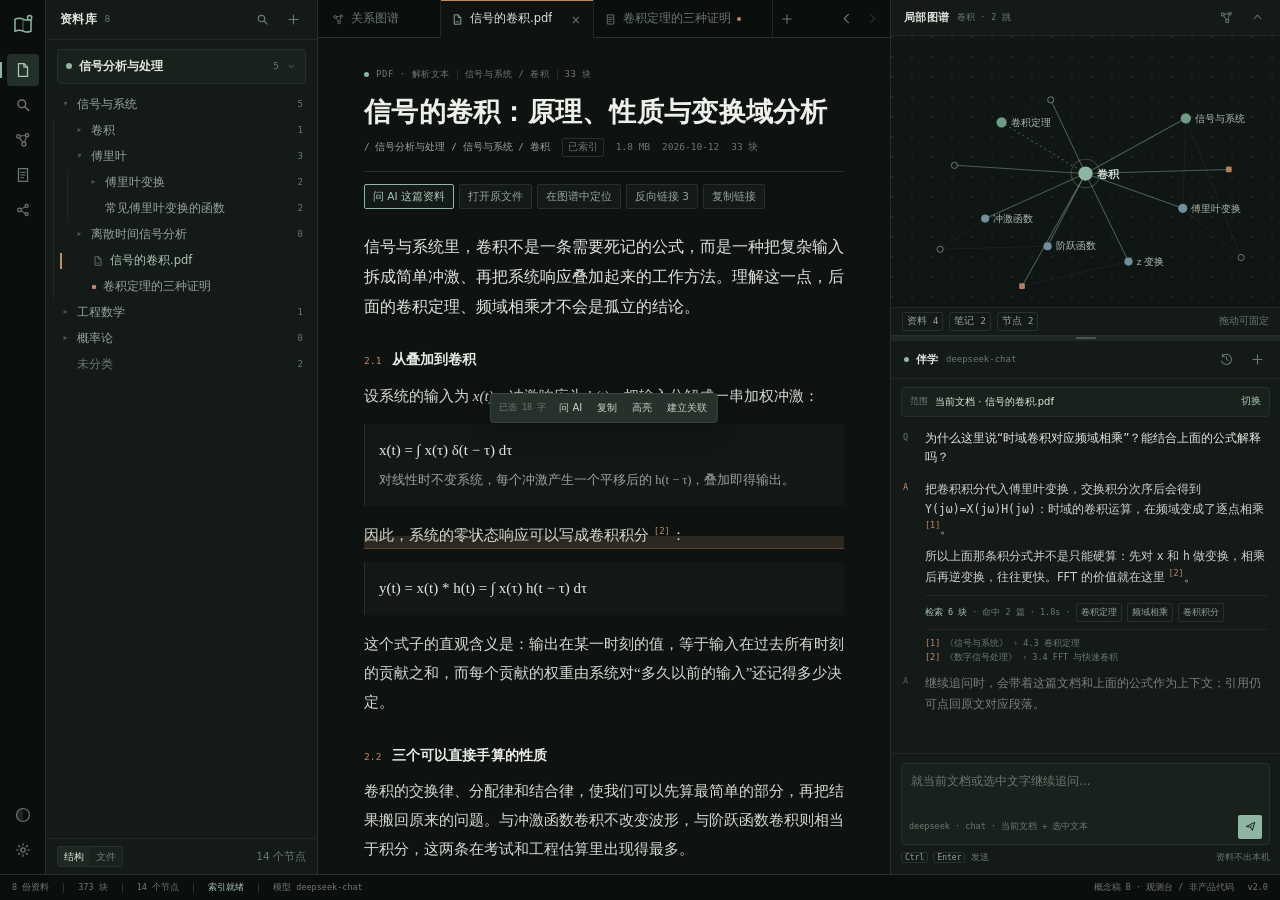
<file: docs/v2/concepts/observatory.html>
﻿<!doctype html>
<html lang="zh-CN">
<head>
<meta charset="utf-8">
<meta name="viewport" content="width=device-width, initial-scale=1">
<title>DocLib 2.0 · 概念稿 B · 观测台</title>
<style>
:root{
  --font-ui:"Noto Sans SC","Microsoft YaHei UI","Segoe UI",system-ui,sans-serif;
  --font-read:"Noto Serif SC","Source Han Serif SC","SimSun",serif;
  --font-mono:"Cascadia Mono","Consolas",monospace;
  --bg:#0E1311; --ribbon:#0A0F0D; --panel:#141A17; --panel-2:#19211D; --panel-3:#1E2722;
  --ink:#E2E5DE; --ink-2:#98A29B; --ink-3:#6C7871; --ink-4:#4A554E;
  --line:#27302B; --line-2:#1F2823;
  --accent:#8FB6A2; --accent-soft:#223029; --accent-ink:#A8C9B8;
  --cue:#C18A67; --cue-soft:#33241D;
  --mark:#4A4026; --danger:#C86B5A;
  --n1:#6F9C85; --n2:#6F8FA0; --n3:#B08A68; --n4:#B39A5E; --n5:#9B6B76; --n6:#7E948B;
  --r1:2px; --r2:4px; --r3:7px;
  --dur:120ms; --ease:cubic-bezier(.2,.7,.3,1);
}
*{box-sizing:border-box}
html,body{height:100%}
body{margin:0;background:var(--bg);color:var(--ink);font-family:var(--font-ui);
  font-size:12.5px;line-height:1.55;-webkit-font-smoothing:antialiased;overflow:hidden}
button,input,textarea,select{font:inherit;color:inherit}
button{background:none;border:0;cursor:pointer;padding:0}
button:focus-visible,input:focus-visible,textarea:focus-visible,a:focus-visible{outline:2px solid var(--accent);outline-offset:2px}
svg{display:block}
::selection{background:#31463B}

.app{height:calc(100vh - 26px);display:grid;
  grid-template-columns:46px 272px minmax(0,1fr) 390px;min-height:0}
.ribbon{background:var(--ribbon);border-right:1px solid var(--line);display:flex;flex-direction:column;
  align-items:center;padding:11px 0 8px;gap:3px}
.logo{width:28px;height:28px;margin-bottom:12px;color:var(--accent)}
.ribbon .sp{flex:1}
.rbtn{width:32px;height:32px;border-radius:var(--r2);display:grid;place-items:center;color:var(--ink-3);
  position:relative;transition:color var(--dur) var(--ease),background var(--dur) var(--ease)}
.rbtn:hover{background:var(--panel-2);color:var(--ink)}
.rbtn.active{color:var(--accent-ink);background:var(--accent-soft)}
.rbtn.active::before{content:"";position:absolute;left:-7px;top:8px;bottom:8px;width:2px;background:var(--accent)}
.rbtn svg{width:18px;height:18px}

.explorer{background:var(--panel);border-right:1px solid var(--line);display:flex;flex-direction:column;min-height:0}
.exp-head{height:40px;display:flex;align-items:center;gap:7px;padding:0 12px 0 14px;border-bottom:1px solid var(--line-2)}
.exp-head b{font-size:12px;font-weight:600;letter-spacing:.04em;color:var(--ink)}
.exp-head .n{font-family:var(--font-mono);font-size:9.5px;color:var(--ink-3)}
.exp-head .sp{flex:1}
.iconbtn{width:24px;height:24px;border-radius:var(--r1);display:grid;place-items:center;color:var(--ink-3)}
.iconbtn:hover{background:var(--panel-2);color:var(--ink)}
.iconbtn svg{width:15px;height:15px}
.partition{margin:9px 11px 3px;padding:7px 8px;border:1px solid var(--line);border-radius:var(--r2);
  background:var(--panel-2);display:flex;align-items:center;gap:7px}
.partition .dot{width:6px;height:6px;border-radius:50%;background:var(--accent);flex:none}
.partition .nm{flex:1;font-size:12px;font-weight:600;white-space:nowrap;overflow:hidden;text-overflow:ellipsis}
.partition .cnt{font-family:var(--font-mono);font-size:9.5px;color:var(--ink-3)}
.tree-wrap{flex:1;overflow:auto;padding:5px 7px 14px}
.tree{list-style:none;margin:0;padding:0}
.tree ul{list-style:none;margin:0;padding-left:13px;border-left:1px solid var(--line-2)}
.row{height:26px;display:flex;align-items:center;gap:6px;padding:0 7px;border-radius:var(--r1);
  color:var(--ink-2);cursor:default;user-select:none;position:relative}
.row:hover{background:var(--panel-2);color:var(--ink)}
.row.on{color:var(--ink)}
.row.on::before{content:"";position:absolute;left:-7px;top:5px;bottom:5px;width:2px;background:var(--cue)}
.row .caret{width:11px;color:var(--ink-4);font-size:8px;text-align:center;flex:none}
.row .nm{flex:1;min-width:0;white-space:nowrap;overflow:hidden;text-overflow:ellipsis;font-size:12px}
.row .cnt{font-family:var(--font-mono);font-size:9px;color:var(--ink-3)}
.row.doc .nm{color:var(--ink-2);font-size:11.5px}
.row.doc .fi{width:13px;display:grid;place-items:center;color:var(--ink-3);flex:none}
.row.doc .fi svg{width:12px;height:12px}
.row.doc.on .nm{color:var(--accent-ink)}
.row .note{width:4px;height:4px;border-radius:1px;background:var(--cue);flex:none;margin:0 1px}
.exp-foot{border-top:1px solid var(--line-2);padding:7px 11px;display:flex;align-items:center;gap:7px;
  color:var(--ink-3);font-size:10.5px}
.exp-foot .sp{flex:1}
.seg{display:inline-flex;border:1px solid var(--line);border-radius:var(--r1);overflow:hidden;background:var(--panel-2)}
.seg button{padding:2px 6px;font-size:10px;color:var(--ink-3)}
.seg button.on{background:var(--panel-3);color:var(--ink)}

.center{display:flex;flex-direction:column;min-width:0;min-height:0;background:var(--bg)}
.tabbar{height:38px;display:flex;align-items:stretch;border-bottom:1px solid var(--line);
  background:var(--ribbon);padding-left:4px;min-width:0}
.tab{height:38px;display:flex;align-items:center;gap:6px;padding:0 10px;min-width:0;max-width:210px;
  color:var(--ink-3);border-right:1px solid var(--line-2);position:relative;font-size:11.5px}
.tab:hover{color:var(--ink-2);background:var(--panel-2)}
.tab.on{color:var(--ink);background:var(--bg)}
.tab.on::before{content:"";position:absolute;left:0;top:0;right:0;height:1px;background:var(--cue)}
.tab .ic{color:var(--ink-3);flex:none}
.tab .ic svg{width:13px;height:13px}
.tab.on .ic{color:var(--accent)}
.tab .t{white-space:nowrap;overflow:hidden;text-overflow:ellipsis}
.tab .x{width:15px;height:15px;display:grid;place-items:center;opacity:0;color:var(--ink-3);flex:none}
.tab:hover .x,.tab.on .x{opacity:1}
.tab .dirty{width:4px;height:4px;border-radius:50%;background:var(--cue);opacity:0;flex:none}
.tab.dirty .dirty{opacity:1}
.tabbar .sp{flex:1}
.tabbar .nav{display:flex;align-items:center;gap:1px;padding:0 5px}
.tabbar .nav .iconbtn{width:25px;height:25px}
.tabbar .add{width:28px;display:grid;place-items:center;color:var(--ink-3)}
.tabbar .add:hover{background:var(--panel-2);color:var(--ink)}

.reader{flex:1;min-height:0;overflow:auto;position:relative}
.reader-inner{max-width:760px;margin:0 auto;padding:30px 46px 70px}
.doc-kind{font-family:var(--font-mono);font-size:9px;color:var(--ink-3);letter-spacing:.06em;
  display:flex;align-items:center;gap:7px}
.doc-kind .d{width:5px;height:5px;border-radius:50%;background:var(--accent)}
.doc-kind .sep{width:1px;height:9px;background:var(--line)}
.doc-title{margin:12px 0 8px;font-family:var(--font-read);font-size:27px;line-height:1.35;font-weight:600;
  letter-spacing:.01em;color:#EDEFE8}
.doc-meta{display:flex;flex-wrap:wrap;align-items:center;gap:7px 12px;font-family:var(--font-mono);
  font-size:9.5px;color:var(--ink-3);padding-bottom:14px;border-bottom:1px solid var(--line)}
.doc-meta .path{color:var(--ink-2)}
.doc-meta .tag{border:1px solid var(--line);border-radius:2px;padding:1px 5px}
.doc-actions{display:flex;gap:5px;margin:12px 0 5px;flex-wrap:wrap}
.doc-actions button{height:25px;padding:0 8px;border:1px solid var(--line);border-radius:var(--r1);
  background:var(--panel);font-size:10.5px;color:var(--ink-2)}
.doc-actions button:hover{border-color:var(--ink-3);color:var(--ink)}
.doc-actions button.p{border-color:var(--accent);color:var(--accent-ink)}
.read{padding-top:18px;font-family:var(--font-read);font-size:15px;line-height:1.92;color:#D6DAD2}
.read p{margin:0 0 13px}
.read .lead{font-size:15.5px;color:#E0E3DC}
.read h2{font-family:var(--font-ui);font-size:14px;font-weight:600;color:#E9EBE4;
  margin:25px 0 9px;display:flex;align-items:baseline;gap:10px;letter-spacing:.01em}
.read h2 .no{font-family:var(--font-mono);font-size:9.5px;color:var(--cue);font-weight:400}
.read .formula{margin:13px 0 15px;padding:12px 14px;border-left:1px solid var(--line);
  background:rgba(255,255,255,.018);font-family:var(--font-read);font-size:15px;color:#E6E8E1}
.read .formula .small{font-size:12.5px;color:var(--ink-2)}
.read .cite{font-family:var(--font-mono);font-size:9px;color:var(--cue);vertical-align:super;line-height:0;
  padding:0 1px;border-bottom:1px solid transparent;cursor:pointer}
.read .cite:hover{border-bottom-color:var(--cue)}
.read .picked{background:linear-gradient(transparent 55%,rgba(193,138,103,.17) 55%);
  box-shadow:inset 0 -1px 0 rgba(193,138,103,.30)}
.selbar{position:absolute;left:50%;top:355px;transform:translateX(-50%);display:flex;align-items:center;gap:1px;
  background:#26312B;border:1px solid #3A473F;border-radius:var(--r2);padding:3px;box-shadow:0 8px 24px rgba(0,0,0,.35)}
.selbar button{height:22px;padding:0 7px;border-radius:1px;font-size:10px;color:#C9D2CB;white-space:nowrap}
.selbar button:hover{background:#334139;color:#fff}
.selbar .kv{font-family:var(--font-mono);font-size:8.5px;color:var(--ink-3);padding:0 5px}
.reader .end{height:40px}

.rail{background:var(--panel);border-left:1px solid var(--line);display:flex;flex-direction:column;min-height:0}
.rail-top{height:336px;min-height:220px;display:flex;flex-direction:column;border-bottom:1px solid var(--line)}
.rail-head{height:36px;display:flex;align-items:center;gap:7px;padding:0 11px 0 13px;border-bottom:1px solid var(--line-2)}
.rail-head b{font-size:11px;font-weight:600;letter-spacing:.04em}
.rail-head .meta{font-family:var(--font-mono);font-size:9px;color:var(--ink-3)}
.rail-head .sp{flex:1}
.localgraph{flex:1;position:relative;background:
  radial-gradient(circle at 1px 1px, rgba(226,229,222,.08) 1px, transparent 1.2px) 0 0/20px 20px,
  linear-gradient(180deg,#111714,#0F1512)}
.localgraph svg{width:100%;height:100%}
.lg-foot{height:28px;display:flex;align-items:center;gap:6px;padding:0 11px;border-top:1px solid var(--line-2);
  font-size:9.5px;color:var(--ink-3);font-family:var(--font-mono)}
.lg-foot .sp{flex:1}
.lg-foot .chip{border:1px solid var(--line);border-radius:2px;padding:1px 4px;color:var(--ink-2)}
.rail-split{height:5px;background:var(--line-2);position:relative;cursor:row-resize;flex:none}
.rail-split::after{content:"";position:absolute;left:50%;top:1px;width:20px;height:2px;border-radius:2px;background:var(--ink-4);transform:translateX(-50%)}
.ai{flex:1;display:flex;flex-direction:column;min-height:0}
.ai-head{height:38px;display:flex;align-items:center;gap:7px;padding:0 11px 0 13px;border-bottom:1px solid var(--line-2)}
.ai-head b{font-size:11px;font-weight:600;letter-spacing:.04em}
.ai-head .dot{width:5px;height:5px;border-radius:50%;background:var(--accent)}
.ai-head .model{font-family:var(--font-mono);font-size:9px;color:var(--ink-3)}
.ai-head .sp{flex:1}
.ctx{margin:8px 10px 0;border:1px solid var(--line);border-radius:var(--r2);background:var(--panel-2);
  display:flex;align-items:center;gap:7px;padding:6px 8px;font-size:10px;color:var(--ink-2)}
.ctx .lbl{font-family:var(--font-mono);font-size:8.5px;color:var(--ink-3)}
.ctx .t{flex:1;min-width:0;color:var(--ink);white-space:nowrap;overflow:hidden;text-overflow:ellipsis}
.ctx .sw{font-size:9.5px;color:var(--accent-ink)}
.msgs{flex:1;overflow:auto;padding:12px 12px 6px}
.q{display:flex;gap:7px;margin-bottom:11px}
.q .g{width:15px;flex:none;font-family:var(--font-mono);font-size:8.5px;color:var(--ink-3);padding-top:2px}
.q .b{font-size:12px;color:#E3E6DF;line-height:1.65}
.a{display:flex;gap:7px;margin-bottom:9px}
.a .g{width:15px;flex:none;font-family:var(--font-mono);font-size:8.5px;color:var(--cue);padding-top:2px}
.a .b{min-width:0;font-size:11.5px;line-height:1.75;color:#CDD3CC}
.a .b p{margin:0 0 7px}
.a .b .cite{font-family:var(--font-mono);font-size:8.5px;color:var(--cue);vertical-align:super;line-height:0;cursor:pointer}
.trace{display:flex;align-items:center;gap:5px;flex-wrap:wrap;margin-top:8px;padding-top:7px;
  border-top:1px solid var(--line-2);font-family:var(--font-mono);font-size:8.5px;color:var(--ink-3)}
.trace .kv{color:var(--accent-ink)}
.trace .t{border:1px solid var(--line);border-radius:2px;padding:1px 4px;color:var(--ink-2)}
.srcs{margin-top:7px;border-top:1px solid var(--line-2);padding-top:6px;font-family:var(--font-mono);font-size:8.5px;color:var(--ink-3)}
.srcs div{display:flex;gap:5px;line-height:1.7}
.srcs .i{color:var(--cue);width:15px;flex:none}
.composer-wrap{border-top:1px solid var(--line-2);padding:9px 10px 10px;background:var(--panel)}
.composer{border:1px solid var(--line);border-radius:var(--r2);background:var(--panel-2);padding:6px 7px 5px}
.composer:focus-within{border-color:#3C5146;box-shadow:0 0 0 2px rgba(143,182,162,.06)}
.composer textarea{width:100%;height:36px;border:0;resize:none;outline:none;background:none;color:var(--ink);
  font-size:11.5px;line-height:1.6}
.composer textarea::placeholder{color:var(--ink-3)}
.cbar{display:flex;align-items:center;gap:6px;padding-top:3px}
.cbar .model{font-family:var(--font-mono);font-size:8.5px;color:var(--ink-3);flex:1;white-space:nowrap;overflow:hidden;text-overflow:ellipsis}
.cbar .send{width:24px;height:24px;border-radius:var(--r1);background:var(--accent);color:#0E1311;display:grid;place-items:center}
.cbar .send svg{width:13px;height:13px}
.ai-foot-hint{display:flex;justify-content:space-between;font-size:8.5px;color:var(--ink-3);margin-top:6px;font-family:var(--font-mono)}
.kbd{font-family:var(--font-mono);font-size:8px;border:1px solid var(--line);border-radius:2px;padding:0 3px;color:var(--ink-2)}

.status{height:26px;display:flex;align-items:center;gap:14px;padding:0 12px;border-top:1px solid var(--line);
  background:var(--ribbon);font-family:var(--font-mono);font-size:8.5px;color:var(--ink-3);white-space:nowrap;overflow:hidden}
.status .sp{flex:1}
.status .ok{color:var(--accent-ink)}
.status .sep{width:1px;height:10px;background:var(--line)}
@media (prefers-reduced-motion:reduce){*{transition:none!important}}
</style>
</head>
<body>
<svg width="0" height="0" style="position:absolute" aria-hidden="true">
  <symbol id="i-file" viewBox="0 0 20 20"><path d="M5 2.8h6l4 4v10.4H5z" fill="none" stroke="currentColor" stroke-width="1.4" stroke-linejoin="round"/><path d="M11 2.8v4h4" fill="none" stroke="currentColor" stroke-width="1.4" stroke-linejoin="round"/></symbol>
  <symbol id="i-search" viewBox="0 0 20 20"><circle cx="8.7" cy="8.7" r="4.3" fill="none" stroke="currentColor" stroke-width="1.6"/><path d="m12 12 4.2 4.2" stroke="currentColor" stroke-width="1.6" stroke-linecap="round"/></symbol>
  <symbol id="i-graph" viewBox="0 0 20 20"><circle cx="5" cy="6" r="2" fill="none" stroke="currentColor" stroke-width="1.4"/><circle cx="14.5" cy="4.8" r="1.8" fill="none" stroke="currentColor" stroke-width="1.4"/><circle cx="11" cy="14.5" r="2.2" fill="none" stroke="currentColor" stroke-width="1.4"/><path d="m6.8 5.5 6-.5M6.2 7.6l3.6 5.1M13.7 6.4l-1.9 6" fill="none" stroke="currentColor" stroke-width="1.2"/></symbol>
  <symbol id="i-note" viewBox="0 0 20 20"><path d="M5 3h10v14H5z" fill="none" stroke="currentColor" stroke-width="1.4"/><path d="M7.5 7h5M7.5 10h5M7.5 13h3.2" stroke="currentColor" stroke-width="1.2" stroke-linecap="round"/></symbol>
  <symbol id="i-mind" viewBox="0 0 20 20"><circle cx="6" cy="10" r="2" fill="none" stroke="currentColor" stroke-width="1.4"/><circle cx="14" cy="5.5" r="1.7" fill="none" stroke="currentColor" stroke-width="1.4"/><circle cx="14" cy="14.5" r="1.7" fill="none" stroke="currentColor" stroke-width="1.4"/><path d="M8 9.3 12.3 6.3M8 10.7l4.3 3" stroke="currentColor" stroke-width="1.2"/></symbol>
  <symbol id="i-gear" viewBox="0 0 20 20"><circle cx="10" cy="10" r="2.4" fill="none" stroke="currentColor" stroke-width="1.4"/><path d="M10 2.8v2M10 15.2v2M2.8 10h2M15.2 10h2M5 5l1.4 1.4M13.6 13.6 15 15M15 5l-1.4 1.4M6.4 13.6 5 15" stroke="currentColor" stroke-width="1.3" stroke-linecap="round"/></symbol>
  <symbol id="i-theme" viewBox="0 0 20 20"><path d="M10 2.8a7.2 7.2 0 1 0 0 14.4z" fill="currentColor" opacity=".22"/><circle cx="10" cy="10" r="7.2" fill="none" stroke="currentColor" stroke-width="1.3"/></symbol>
  <symbol id="i-plus" viewBox="0 0 20 20"><path d="M10 4v12M4 10h12" stroke="currentColor" stroke-width="1.5" stroke-linecap="round"/></symbol>
  <symbol id="i-chev" viewBox="0 0 20 20"><path d="m6 8 4 4 4-4" fill="none" stroke="currentColor" stroke-width="1.5" stroke-linecap="round"/></symbol>
  <symbol id="i-pdf" viewBox="0 0 20 20"><path d="M5 2.8h6l4 4v10.4H5z" fill="none" stroke="currentColor" stroke-width="1.4"/><path d="M11 2.8v4h4" fill="none" stroke="currentColor" stroke-width="1.4"/><path d="M7 13.5h6" stroke="currentColor" stroke-width="1.1"/></symbol>
  <symbol id="i-send" viewBox="0 0 20 20"><path d="M3.5 10 16.5 3.5 13 16l-3.2-5.2z" fill="none" stroke="currentColor" stroke-width="1.4" stroke-linejoin="round"/><path d="m9.8 10.8 3-3" stroke="currentColor" stroke-width="1.2"/></symbol>
  <symbol id="i-hist" viewBox="0 0 20 20"><path d="M4.5 5.5A6.8 6.8 0 1 1 3.4 12" fill="none" stroke="currentColor" stroke-width="1.4" stroke-linecap="round"/><path d="M4.5 2.8v3.4h3.4M10 6.5V10l2.5 1.4" fill="none" stroke="currentColor" stroke-width="1.3" stroke-linecap="round"/></symbol>
  <symbol id="i-back" viewBox="0 0 20 20"><path d="M12.5 4.5 7 10l5.5 5.5" fill="none" stroke="currentColor" stroke-width="1.6" stroke-linecap="round"/></symbol>
  <symbol id="i-fwd" viewBox="0 0 20 20"><path d="m7.5 4.5 5.5 5.5-5.5 5.5" fill="none" stroke="currentColor" stroke-width="1.6" stroke-linecap="round"/></symbol>
</svg>

<div class="app">
  <aside class="ribbon" aria-label="主导航">
    <svg class="logo" viewBox="0 0 28 28" fill="none" aria-hidden="true">
      <path d="M6 8.2c3.2-1.2 5.6-1.2 8 0 2.4 1.2 4.8 1.2 8 0v12c-3.2 1.2-5.6 1.2-8 0-2.4-1.2-4.8-1.2-8 0z" stroke="currentColor" stroke-width="1.5" stroke-linejoin="round"/>
      <path d="M14 8.4v11.8" stroke="currentColor" stroke-width="1.1" opacity=".55"/>
      <circle cx="20.6" cy="6.7" r="2.2" fill="#0E1311" stroke="currentColor" stroke-width="1.3"/>
    </svg>
    <button class="rbtn active" title="资料库"><svg><use href="#i-file"/></svg></button>
    <button class="rbtn" title="搜索（Ctrl+K）"><svg><use href="#i-search"/></svg></button>
    <button class="rbtn" title="关系图谱"><svg><use href="#i-graph"/></svg></button>
    <button class="rbtn" title="笔记"><svg><use href="#i-note"/></svg></button>
    <button class="rbtn" title="知识导图"><svg><use href="#i-mind"/></svg></button>
    <div class="sp"></div>
    <button class="rbtn" title="切换主题"><svg><use href="#i-theme"/></svg></button>
    <button class="rbtn" title="设置"><svg><use href="#i-gear"/></svg></button>
  </aside>

  <aside class="explorer">
    <div class="exp-head"><b>资料库</b><span class="n">8</span><div class="sp"></div>
      <button class="iconbtn" title="搜索"><svg><use href="#i-search"/></svg></button>
      <button class="iconbtn" title="导入资料"><svg><use href="#i-plus"/></svg></button>
    </div>
    <div class="partition" title="切换科目分区">
      <span class="dot"></span><span class="nm">信号分析与处理</span><span class="cnt">5</span>
      <svg width="11" height="11" style="color:var(--ink-3)"><use href="#i-chev"/></svg>
    </div>
    <div class="tree-wrap">
      <ul class="tree">
        <li>
          <div class="row"><span class="caret">▾</span><span class="nm">信号与系统</span><span class="cnt">5</span></div>
          <ul>
            <li><div class="row"><span class="caret">▸</span><span class="nm">卷积</span><span class="cnt">1</span></div></li>
            <li>
              <div class="row"><span class="caret">▾</span><span class="nm">傅里叶</span><span class="cnt">3</span></div>
              <ul>
                <li><div class="row"><span class="caret">▸</span><span class="nm">傅里叶变换</span><span class="cnt">2</span></div></li>
                <li><div class="row"><span class="caret"></span><span class="nm">常见傅里叶变换的函数</span><span class="cnt">2</span></div></li>
              </ul>
            </li>
            <li><div class="row"><span class="caret">▸</span><span class="nm">离散时间信号分析</span><span class="cnt">0</span></div></li>
            <li><div class="row doc on"><span class="caret"></span><span class="fi"><svg><use href="#i-pdf"/></svg></span><span class="nm">信号的卷积.pdf</span></div></li>
            <li><div class="row doc"><span class="caret"></span><span class="note"></span><span class="nm">卷积定理的三种证明</span></div></li>
          </ul>
        </li>
        <li><div class="row"><span class="caret">▸</span><span class="nm">工程数学</span><span class="cnt">1</span></div></li>
        <li><div class="row"><span class="caret">▸</span><span class="nm">概率论</span><span class="cnt">0</span></div></li>
        <li><div class="row"><span class="caret"></span><span class="nm" style="color:var(--ink-3)">未分类</span><span class="cnt">2</span></div></li>
      </ul>
    </div>
    <div class="exp-foot"><div class="seg"><button class="on">结构</button><button>文件</button></div><span class="sp"></span><span>14 个节点</span></div>
  </aside>

  <main class="center">
    <div class="tabbar">
      <div class="tab"><span class="ic"><svg><use href="#i-graph"/></svg></span><span class="t">关系图谱</span><span class="dirty"></span><span class="x">×</span></div>
      <div class="tab on"><span class="ic"><svg><use href="#i-pdf"/></svg></span><span class="t">信号的卷积.pdf</span><span class="dirty"></span><span class="x">×</span></div>
      <div class="tab dirty"><span class="ic"><svg><use href="#i-note"/></svg></span><span class="t">卷积定理的三种证明</span><span class="dirty"></span><span class="x">×</span></div>
      <button class="add" title="新建标签"><svg width="14" height="14"><use href="#i-plus"/></svg></button>
      <div class="sp"></div>
      <div class="nav">
        <button class="iconbtn" title="后退"><svg width="14" height="14"><use href="#i-back"/></svg></button>
        <button class="iconbtn" title="前进" style="opacity:.3"><svg width="14" height="14"><use href="#i-fwd"/></svg></button>
      </div>
    </div>

    <div class="reader">
      <div class="reader-inner">
        <div class="doc-kind"><span class="d"></span>PDF · 解析文本<span class="sep"></span>信号与系统 / 卷积<span class="sep"></span>33 块</div>
        <h1 class="doc-title">信号的卷积：原理、性质与变换域分析</h1>
        <div class="doc-meta">
          <span class="path">/ 信号分析与处理 / 信号与系统 / 卷积</span>
          <span class="tag">已索引</span>
          <span>1.8 MB</span>
          <span>2026-10-12</span>
          <span>33 块</span>
        </div>
        <div class="doc-actions">
          <button class="p">问 AI 这篇资料</button>
          <button>打开原文件</button>
          <button>在图谱中定位</button>
          <button>反向链接 3</button>
          <button>复制链接</button>
        </div>

        <div class="read">
          <p class="lead">信号与系统里，卷积不是一条需要死记的公式，而是一种把复杂输入拆成简单冲激、再把系统响应叠加起来的工作方法。理解这一点，后面的卷积定理、频域相乘才不会是孤立的结论。</p>

          <h2><span class="no">2.1</span>从叠加到卷积</h2>
          <p>设系统的输入为 <span style="font-style:italic">x(t)</span>，冲激响应为 <span style="font-style:italic">h(t)</span>。把输入分解成一串加权冲激：</p>
          <div class="formula">x(t) = ∫ x(τ) δ(t − τ) dτ<br><span class="small">对线性时不变系统，每个冲激产生一个平移后的 h(t − τ)，叠加即得输出。</span></div>
          <p class="picked">因此，系统的零状态响应可以写成卷积积分 <span class="cite">[2]</span>：</p>
          <div class="formula">y(t) = x(t) * h(t) = ∫ x(τ) h(t − τ) dτ</div>
          <p>这个式子的直观含义是：输出在某一时刻的值，等于输入在过去所有时刻的贡献之和，而每个贡献的权重由系统对“多久以前的输入”还记得多少决定。</p>

          <h2><span class="no">2.2</span>三个可以直接手算的性质</h2>
          <p>卷积的交换律、分配律和结合律，使我们可以先算最简单的部分，再把结果搬回原来的问题。与冲激函数卷积不改变波形，与阶跃函数卷积则相当于积分，这两条在考试和工程估算里出现得最多。</p>
          <p>更值得注意的是，时域卷积对应频域相乘。这条定理把“卷积很难算”的问题转成了“乘法很好算”的问题，也是 FFT 能在工程里大规模使用的原因之一 <span class="cite">[3]</span>。</p>
          <h2><span class="no">2.3</span>什么时候不该直接算卷积</h2>
          <p>当信号长度达到 <span style="font-family:var(--font-mono);font-size:12.5px">10⁵</span> 量级时，直接做离散卷积的代价是 <span style="font-family:var(--font-mono);font-size:12.5px">O(N²)</span>。这时应当转到频域，用 FFT 计算乘积再变换回来；代价变成 <span style="font-family:var(--font-mono);font-size:12.5px">O(N log N)</span>。这不是数学上的新结论，而是同一结论在计算层面的用法。</p>
        </div>
        <div class="end"></div>
      </div>
      <div class="selbar">
        <span class="kv">已选 18 字</span>
        <button>问 AI</button><button>复制</button><button>高亮</button><button>建立关联</button>
      </div>
    </div>
  </main>

  <aside class="rail">
    <section class="rail-top">
      <div class="rail-head">
        <b>局部图谱</b><span class="meta">卷积 · 2 跳</span><div class="sp"></div>
        <button class="iconbtn" title="在全局图谱中打开"><svg width="14" height="14"><use href="#i-graph"/></svg></button>
        <button class="iconbtn" title="收起"><svg width="14" height="14" viewBox="0 0 20 20"><path d="m5 12 5-5 5 5" fill="none" stroke="currentColor" stroke-width="1.4"/></svg></button>
      </div>
      <div class="localgraph" id="localgraph"><svg id="lgsvg" viewBox="0 0 380 260" preserveAspectRatio="xMidYMid meet"></svg></div>
      <div class="lg-foot"><span class="chip">资料 4</span><span class="chip">笔记 2</span><span class="chip">节点 2</span><span class="sp"></span><span>拖动可固定</span></div>
    </section>
    <div class="rail-split" title="调整局部图谱与伴学高度"></div>
    <section class="ai">
      <div class="ai-head"><span class="dot"></span><b>伴学</b><span class="model">deepseek-chat</span><div class="sp"></div>
        <button class="iconbtn" title="历史"><svg><use href="#i-hist"/></svg></button>
        <button class="iconbtn" title="新对话"><svg><use href="#i-plus"/></svg></button>
      </div>
      <div class="ctx"><span class="lbl">范围</span><span class="t">当前文档 · 信号的卷积.pdf</span><span class="sw">切换</span></div>
      <div class="msgs">
        <div class="q"><div class="g">Q</div><div class="b">为什么这里说“时域卷积对应频域相乘”？能结合上面的公式解释吗？</div></div>
        <div class="a"><div class="g">A</div><div class="b">
          <p>把卷积积分代入傅里叶变换，交换积分次序后会得到 <span style="font-family:var(--font-mono)">Y(jω)=X(jω)H(jω)</span>：时域的卷积运算，在频域变成了逐点相乘 <span class="cite">[1]</span>。</p>
          <p>所以上面那条积分式并不是只能硬算：先对 <span style="font-family:var(--font-mono)">x</span> 和 <span style="font-family:var(--font-mono)">h</span> 做变换，相乘后再逆变换，往往更快。FFT 的价值就在这里 <span class="cite">[2]</span>。</p>
          <div class="trace"><span class="kv">检索 6 块</span><span>·</span><span>命中 2 篇</span><span>·</span><span>1.8s</span><span>·</span><span class="t">卷积定理</span><span class="t">频域相乘</span><span class="t">卷积积分</span></div>
          <div class="srcs">
            <div><span class="i">[1]</span><span>《信号与系统》 › 4.3 卷积定理</span></div>
            <div><span class="i">[2]</span><span>《数字信号处理》 › 3.4 FFT 与快速卷积</span></div>
          </div>
        </div></div>
        <div class="a" style="opacity:.55"><div class="g">A</div><div class="b"><p>继续追问时，会带着这篇文档和上面的公式作为上下文；引用仍可点回原文对应段落。</p></div></div>
      </div>
      <div class="composer-wrap">
        <div class="composer">
          <textarea placeholder="就当前文档或选中文字继续追问…"></textarea>
          <div class="cbar"><span class="model">deepseek · chat · 当前文档 + 选中文本</span><button class="send" title="发送"><svg><use href="#i-send"/></svg></button></div>
        </div>
        <div class="ai-foot-hint"><span><span class="kbd">Ctrl</span> <span class="kbd">Enter</span> 发送</span><span>资料不出本机</span></div>
      </div>
    </section>
  </aside>
</div>

<footer class="status">
  <span>8 份资料</span><span class="sep"></span><span>373 块</span><span class="sep"></span><span>14 个节点</span>
  <span class="sep"></span><span class="ok">索引就绪</span><span class="sep"></span><span>模型 deepseek-chat</span>
  <span class="sp"></span><span>概念稿 B · 观测台 / 非产品代码</span><span>v2.0</span>
</footer>

<script>
(() => {
  const svg = document.getElementById('lgsvg');
  const nodes = [
    {id:'conv', label:'卷积', x:190, y:132, r:7, c:'var(--n1)'},
    {id:'thm', label:'卷积定理', x:108, y:82, r:5, c:'var(--n1)'},
    {id:'sys', label:'信号与系统', x:288, y:78, r:5, c:'var(--n1)'},
    {id:'imp', label:'冲激函数', x:92, y:176, r:4, c:'var(--n2)'},
    {id:'step', label:'阶跃函数', x:153, y:203, r:4, c:'var(--n2)'},
    {id:'ft', label:'傅里叶变换', x:285, y:166, r:4.5, c:'var(--n2)'},
    {id:'z', label:'z 变换', x:232, y:218, r:4, c:'var(--n2)'},
    {id:'d1', label:'', x:156, y:60, r:3, c:'#9aa39b', doc:true},
    {id:'d2', label:'', x:62, y:124, r:3, c:'#9aa39b', doc:true},
    {id:'n1', label:'', x:128, y:242, r:2.8, c:'var(--cue)', note:true},
    {id:'n2', label:'', x:330, y:128, r:2.8, c:'var(--cue)', note:true},
    {id:'d3', label:'', x:342, y:214, r:3, c:'#9aa39b', doc:true},
    {id:'d4', label:'', x:48, y:206, r:3, c:'#9aa39b', doc:true}
  ];
  const edges = [
    ['conv','thm'],['conv','sys'],['conv','imp'],['conv','step'],['conv','ft'],['conv','z'],
    ['conv','d1'],['conv','d2'],['conv','n1'],['conv','n2'],['ft','d3'],['sys','d3'],['step','d4'],
    ['thm','d1'],['imp','d4'],['z','n1'],['sys','ft']
  ];
  const by = Object.fromEntries(nodes.map(n => [n.id, n]));
  let h = '';
  edges.forEach(([a,b]) => {
    const x = by[a], y = by[b];
    const hot = a === 'conv' || b === 'conv';
    h += `<line x1="${x.x}" y1="${x.y}" x2="${y.x}" y2="${y.y}" stroke="${hot?'#8FB6A2':'#5A675F'}" stroke-width="${hot?1:.7}" opacity="${hot?.45:.22}"${a==='thm'||b==='thm'?' stroke-dasharray="2 3"':''}/>`;
  });
  nodes.forEach(n => {
    if (n.id === 'conv') return;
    if (n.note) {
      h += `<rect x="${n.x-2.8}" y="${n.y-2.8}" width="5.6" height="5.6" rx="1" fill="${n.c}" opacity=".9"/>`;
    } else {
      const fill = n.doc ? '#111714' : n.c;
      h += `<circle cx="${n.x}" cy="${n.y}" r="${n.r}" fill="${fill}" stroke="${n.doc?'#8A958D':'none'}" stroke-width=".9" opacity="${n.doc?.85:1}"/>`;
    }
    if (n.label) h += `<text x="${n.x + n.r + 4}" y="${n.y + 3.2}" font-family="Noto Sans SC, sans-serif" font-size="9.5" fill="#AEB8B1">${n.label}</text>`;
  });
  h += `<circle cx="190" cy="132" r="14" fill="none" stroke="#8FB6A2" stroke-width="1" opacity=".3"/>`;
  h += `<circle cx="190" cy="132" r="7" fill="#8FB6A2"/>`;
  h += `<text x="201" y="136" font-family="Noto Serif SC, serif" font-size="11" font-weight="600" fill="#C7D9CF">卷积</text>`;
  svg.innerHTML = h;
})();
</script>
</body>
</html>
</file>
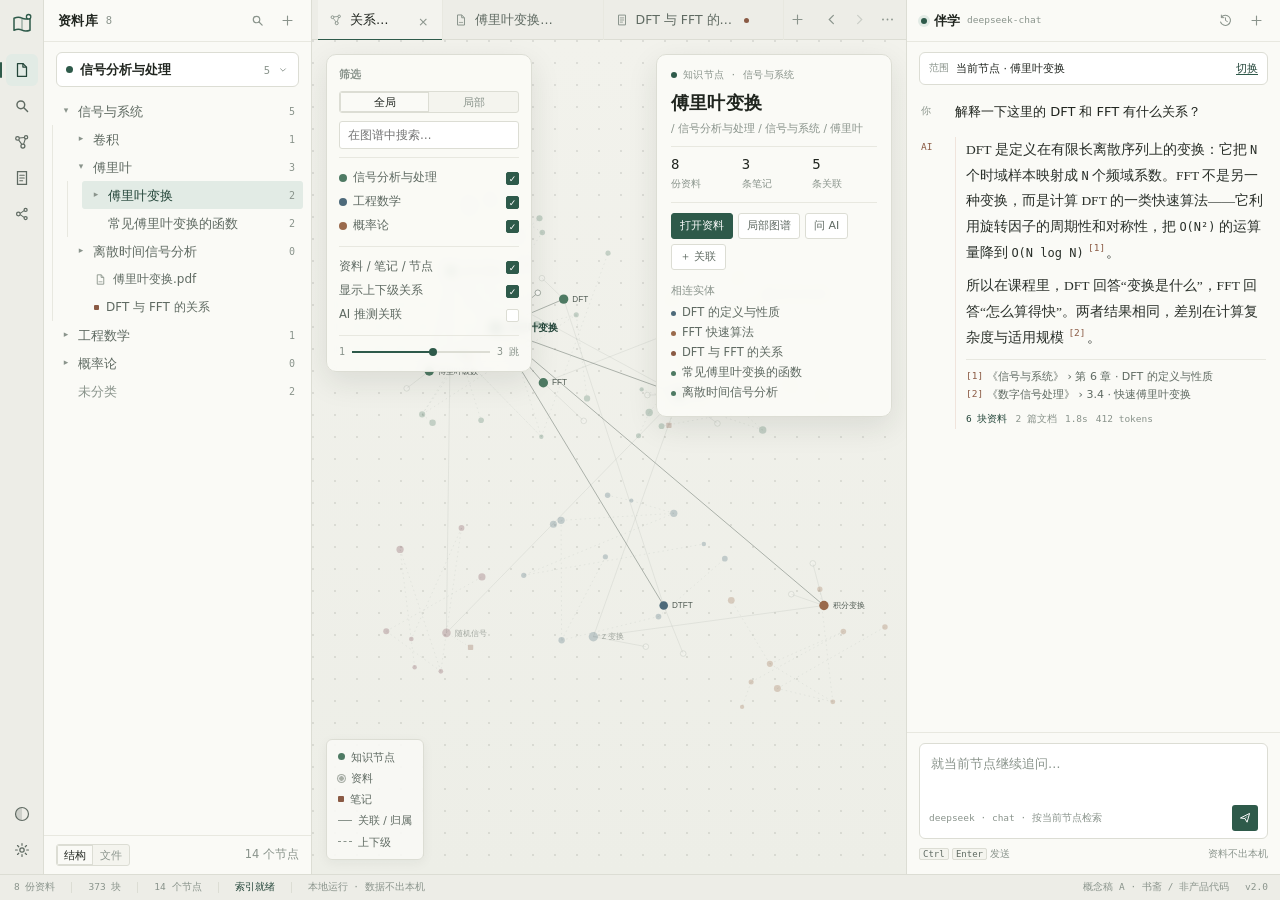
<file: docs/v2/concepts/study.html>
﻿<!doctype html>
<html lang="zh-CN">
<head>
<meta charset="utf-8">
<meta name="viewport" content="width=device-width, initial-scale=1">
<title>DocLib 2.0 · 概念稿 A · 书斋</title>
<style>
:root{
  --font-ui:"Noto Sans SC","Microsoft YaHei UI","Segoe UI",system-ui,sans-serif;
  --font-read:"Noto Serif SC","Source Han Serif SC","SimSun",serif;
  --font-mono:"Cascadia Mono","Consolas",monospace;
  --bg:#F3F3EE; --ribbon:#EDEDE7; --panel:#FAFAF6; --panel-2:#F4F4EE;
  --ink:#20251F; --ink-2:#5F6A62; --ink-3:#8A948C;
  --line:#DCDDD4; --line-2:#E8E8E0;
  --accent:#2E5A4A; --accent-ink:#24463A; --accent-soft:#E2EBE5;
  --cue:#8A5A44; --cue-soft:#F0E4DC;
  --mark:#EAD9A7; --danger:#A64032;
  --n1:#4E7A63; --n2:#4D6A7A; --n3:#9A6A4C; --n4:#B08A3E; --n5:#7E4A56; --n6:#6E7F79;
  --r1:3px; --r2:6px; --r3:10px;
  --shadow:0 10px 30px rgba(28,38,31,.10);
  --dur:140ms; --ease:cubic-bezier(.2,.7,.3,1);
}
*{box-sizing:border-box}
html,body{height:100%}
body{margin:0;background:var(--bg);color:var(--ink);font-family:var(--font-ui);
  font-size:13px;line-height:1.55;-webkit-font-smoothing:antialiased;overflow:hidden}
button,input,textarea,select{font:inherit;color:inherit}
button{background:none;border:0;cursor:pointer;padding:0}
button:focus-visible,input:focus-visible,textarea:focus-visible,a:focus-visible{
  outline:2px solid var(--accent);outline-offset:2px}
svg{display:block}
::selection{background:#CFE0D5}

.app{height:calc(100vh - 26px);display:grid;
  grid-template-columns:44px 268px minmax(0,1fr) 374px;
  grid-template-rows:1fr;min-height:0}
.ribbon{background:var(--ribbon);border-right:1px solid var(--line);
  display:flex;flex-direction:column;align-items:center;padding:10px 0 8px;gap:4px}
.logo{width:28px;height:28px;margin-bottom:12px;color:var(--accent)}
.ribbon .sp{flex:1}
.rbtn{width:32px;height:32px;border-radius:var(--r2);display:grid;place-items:center;
  color:var(--ink-2);position:relative;transition:background var(--dur) var(--ease),color var(--dur) var(--ease)}
.rbtn:hover{background:var(--panel-2);color:var(--ink)}
.rbtn.active{background:var(--accent-soft);color:var(--accent-ink)}
.rbtn.active::before{content:"";position:absolute;left:-6px;top:8px;bottom:8px;width:2px;
  border-radius:2px;background:var(--accent)}
.rbtn svg{width:18px;height:18px}

.explorer{background:var(--panel);border-right:1px solid var(--line);display:flex;
  flex-direction:column;min-height:0}
.exp-head{height:42px;display:flex;align-items:center;gap:6px;padding:0 12px 0 14px;
  border-bottom:1px solid var(--line-2)}
.exp-head b{font-size:12.5px;font-weight:600;letter-spacing:.02em}
.exp-head .n{font-family:var(--font-mono);font-size:10.5px;color:var(--ink-3);margin-left:2px}
.exp-head .sp{flex:1}
.iconbtn{width:24px;height:24px;border-radius:var(--r1);display:grid;place-items:center;color:var(--ink-3)}
.iconbtn:hover{background:var(--panel-2);color:var(--ink)}
.iconbtn svg{width:15px;height:15px}
.partition{margin:10px 12px 4px;padding:7px 9px;border:1px solid var(--line);
  border-radius:var(--r2);display:flex;align-items:center;gap:7px;background:#fff}
.partition .dot{width:7px;height:7px;border-radius:50%;background:var(--accent);flex:none}
.partition .nm{font-size:12.5px;font-weight:600;flex:1;white-space:nowrap;overflow:hidden;text-overflow:ellipsis}
.partition .cnt{font-family:var(--font-mono);font-size:10.5px;color:var(--ink-3)}
.tree-wrap{flex:1;overflow:auto;padding:6px 8px 16px}
.tree{list-style:none;margin:0;padding:0}
.tree ul{list-style:none;margin:0;padding-left:14px;border-left:1px solid var(--line-2)}
.row{height:28px;display:flex;align-items:center;gap:6px;padding:0 8px;border-radius:var(--r1);
  color:var(--ink-2);cursor:default;user-select:none}
.row:hover{background:var(--panel-2);color:var(--ink)}
.row.on{background:var(--accent-soft);color:var(--accent-ink)}
.row .caret{width:12px;color:var(--ink-3);font-size:9px;text-align:center;flex:none}
.row .nm{flex:1;min-width:0;white-space:nowrap;overflow:hidden;text-overflow:ellipsis;font-size:12.5px}
.row .cnt{font-family:var(--font-mono);font-size:10px;color:var(--ink-3)}
.row.doc .nm{color:var(--ink-2);font-size:12px}
.row.doc .fi{color:var(--ink-3);width:14px;display:grid;place-items:center;flex:none}
.row.doc .fi svg{width:13px;height:13px}
.row .note{width:5px;height:5px;border-radius:1px;background:var(--cue);flex:none;margin:0 1px}
.exp-foot{border-top:1px solid var(--line-2);padding:8px 12px;display:flex;align-items:center;gap:6px;color:var(--ink-3);font-size:11.5px}
.exp-foot .sp{flex:1}
.seg{display:inline-flex;border:1px solid var(--line);border-radius:var(--r1);overflow:hidden;background:var(--panel-2)}
.seg button{padding:2px 7px;font-size:10.5px;color:var(--ink-3)}
.seg button.on{background:var(--panel);color:var(--ink);box-shadow:0 0 0 1px var(--line) inset}

.center{background:var(--bg);display:flex;flex-direction:column;min-width:0;min-height:0}
.tabbar{height:40px;display:flex;align-items:stretch;border-bottom:1px solid var(--line);
  background:var(--ribbon);padding-left:6px;min-width:0}
.tab{height:40px;display:flex;align-items:center;gap:7px;padding:0 11px;min-width:0;max-width:220px;
  color:var(--ink-2);border-right:1px solid var(--line-2);position:relative;font-size:12.5px}
.tab:hover{background:var(--panel-2);color:var(--ink)}
.tab.on{background:var(--bg);color:var(--ink)}
.tab.on::after{content:"";position:absolute;left:0;right:0;bottom:-1px;height:2px;background:var(--accent)}
.tab .ic{color:var(--ink-3);flex:none}
.tab .ic svg{width:14px;height:14px}
.tab .t{white-space:nowrap;overflow:hidden;text-overflow:ellipsis}
.tab .x{width:16px;height:16px;border-radius:var(--r1);display:grid;place-items:center;color:var(--ink-3);
  opacity:0;flex:none}
.tab:hover .x,.tab.on .x{opacity:1}
.tab .x:hover{background:var(--panel-2);color:var(--ink)}
.tab .dirty{width:5px;height:5px;border-radius:50%;background:var(--cue);opacity:0;flex:none}
.tab.dirty .dirty{opacity:1}
.tabbar .sp{flex:1}
.tabbar .nav{display:flex;align-items:center;gap:2px;padding:0 6px}
.tabbar .nav .iconbtn{width:26px;height:26px}
.tabbar .add{width:30px;display:grid;place-items:center;color:var(--ink-3)}
.tabbar .add:hover{color:var(--ink);background:var(--panel-2)}

.view{flex:1;min-height:0;position:relative;overflow:hidden}
.graph{position:absolute;inset:0;background:
  radial-gradient(circle at 1px 1px, rgba(32,37,31,.10) 1px, transparent 1.2px) 0 0/22px 22px,
  linear-gradient(180deg,#F2F2EC,#EDEEE7)}
.graph svg{width:100%;height:100%}
.g-toolbar{position:absolute;left:14px;top:14px;width:206px;background:rgba(250,250,246,.94);
  border:1px solid var(--line);border-radius:var(--r3);box-shadow:var(--shadow);
  padding:11px 12px;backdrop-filter:blur(4px)}
.g-toolbar h4{margin:0 0 8px;font-size:11px;font-weight:600;color:var(--ink-3);letter-spacing:.03em}
.g-search{width:100%;height:28px;border:1px solid var(--line);border-radius:var(--r1);
  background:#fff;padding:0 8px;font-size:11.5px;outline:none}
.g-search:focus{border-color:var(--accent)}
.frow{display:flex;align-items:center;gap:6px;height:24px;color:var(--ink-2);font-size:11.5px}
.frow .sw{width:8px;height:8px;border-radius:50%;flex:none}
.frow .sp{flex:1}
.frow .ck{width:13px;height:13px;border:1px solid var(--line);border-radius:2px;display:grid;place-items:center;color:transparent;font-size:9px;background:#fff}
.frow .ck.on{background:var(--accent);border-color:var(--accent);color:#fff}
.gsplit{height:1px;background:var(--line-2);margin:8px 0}
.g-range{display:flex;align-items:center;gap:7px;font-family:var(--font-mono);font-size:10px;color:var(--ink-3)}
.g-range .track{flex:1;height:2px;background:var(--line);position:relative}
.g-range .track::after{content:"";position:absolute;left:0;top:0;width:58%;height:2px;background:var(--accent)}
.g-range .knob{position:absolute;left:56%;top:-3px;width:8px;height:8px;border-radius:50%;background:var(--accent)}

.g-legend{position:absolute;left:14px;bottom:14px;display:flex;flex-direction:column;gap:5px;
  background:rgba(250,250,246,.9);border:1px solid var(--line);border-radius:var(--r2);
  padding:9px 11px;font-size:10.5px;color:var(--ink-2);box-shadow:0 3px 12px rgba(28,38,31,.05)}
.g-legend .li{display:flex;align-items:center;gap:6px}
.g-legend .d{width:7px;height:7px;border-radius:50%}
.g-legend .sq{width:6px;height:6px;border-radius:1px;background:var(--cue)}
.g-legend .ln{width:14px;height:1px;background:var(--ink-3)}

.g-inspect{position:absolute;right:14px;top:14px;width:236px;background:rgba(250,250,246,.96);
  border:1px solid var(--line);border-radius:var(--r3);box-shadow:var(--shadow);
  padding:13px 14px;backdrop-filter:blur(4px)}
.g-inspect .kind{font-family:var(--font-mono);font-size:9.5px;letter-spacing:.04em;color:var(--ink-3);
  text-transform:none;display:flex;align-items:center;gap:6px}
.g-inspect .kind .d{width:6px;height:6px;border-radius:50%;background:var(--accent)}
.g-inspect h3{margin:7px 0 2px;font-family:var(--font-read);font-size:18px;font-weight:600;letter-spacing:.01em}
.g-inspect .path{font-size:10.5px;color:var(--ink-3);margin-bottom:10px}
.g-stats{display:grid;grid-template-columns:1fr 1fr 1fr;gap:6px;border-top:1px solid var(--line-2);
  border-bottom:1px solid var(--line-2);padding:9px 0;margin-bottom:10px}
.g-stats div{min-width:0}
.g-stats b{display:block;font-family:var(--font-mono);font-size:14px;font-weight:500;line-height:1.2}
.g-stats span{font-size:10px;color:var(--ink-3)}
.g-actions{display:flex;flex-wrap:wrap;gap:5px}
.g-actions button{height:26px;padding:0 8px;border:1px solid var(--line);border-radius:var(--r1);
  background:#fff;font-size:11px;color:var(--ink-2)}
.g-actions button:hover{border-color:var(--accent);color:var(--accent-ink)}
.g-actions button.p{background:var(--accent);border-color:var(--accent);color:#fff}
.g-nb{margin-top:12px}
.g-nb h5{margin:0 0 5px;font-size:10.5px;color:var(--ink-3);font-weight:500}
.g-nb a{display:flex;align-items:center;gap:6px;min-height:20px;color:var(--ink-2);
  text-decoration:none;font-size:11.5px;white-space:nowrap;overflow:hidden;text-overflow:ellipsis}
.g-nb a:hover{color:var(--accent-ink)}
.g-nb a .d{width:5px;height:5px;border-radius:50%;flex:none}

.ai{background:var(--panel);border-left:1px solid var(--line);display:flex;flex-direction:column;min-height:0}
.ai-head{height:42px;display:flex;align-items:center;gap:7px;padding:0 12px 0 14px;border-bottom:1px solid var(--line-2)}
.ai-head b{font-size:12.5px;font-weight:600}
.ai-head .dot{width:6px;height:6px;border-radius:50%;background:var(--accent);box-shadow:0 0 0 3px var(--accent-soft)}
.ai-head .sp{flex:1}
.ai-head .iconbtn{width:24px;height:24px}
.ctx{margin:10px 12px 0;border:1px solid var(--line);border-radius:var(--r2);background:#fff;
  padding:7px 9px;display:flex;align-items:center;gap:7px;font-size:11px;color:var(--ink-2)}
.ctx .lbl{font-family:var(--font-mono);font-size:9.5px;color:var(--ink-3)}
.ctx .t{flex:1;min-width:0;white-space:nowrap;overflow:hidden;text-overflow:ellipsis;color:var(--ink)}
.ctx .sw{font-size:10.5px;color:var(--accent-ink);border-bottom:1px solid var(--accent);line-height:1.2}
.msgs{flex:1;overflow:auto;padding:14px 14px 8px}
.q{display:flex;gap:8px;margin:2px 0 14px}
.q .g{width:26px;flex:none;font-family:var(--font-mono);font-size:9.5px;color:var(--ink-3);padding-top:3px}
.q .b{font-size:13px;color:var(--ink);line-height:1.7}
.a{display:flex;gap:8px;margin-bottom:14px}
.a .g{width:26px;flex:none;font-family:var(--font-mono);font-size:9.5px;color:var(--cue);padding-top:3px}
.a .b{position:relative;padding-left:10px;border-left:1px solid var(--cue-soft);font-family:var(--font-read);
  font-size:13.5px;line-height:1.9;color:#2A302A;min-width:0}
.a .b p{margin:0 0 8px}
.a .b .cite{font-family:var(--font-mono);font-size:9.5px;color:var(--cue);vertical-align:super;
  line-height:0;padding:0 1px;cursor:pointer;border-bottom:1px solid transparent}
.a .b .cite:hover{border-bottom-color:var(--cue)}
.a .b .src{margin-top:9px;padding-top:8px;border-top:1px solid var(--line-2);font-family:var(--font-ui);
  font-size:11px;line-height:1.6;color:var(--ink-2)}
.a .b .src div{display:flex;gap:5px}
.a .b .src .i{font-family:var(--font-mono);font-size:9.5px;color:var(--cue);flex:none;width:16px}
.a .b .meta{margin-top:7px;font-family:var(--font-mono);font-size:9.5px;color:var(--ink-3);display:flex;gap:8px;flex-wrap:wrap}
.a .b .meta .ok{color:var(--accent-ink)}
.ai-foot{border-top:1px solid var(--line-2);padding:10px 12px 12px;background:var(--panel)}
.composer{border:1px solid var(--line);border-radius:var(--r2);background:#fff;padding:8px 9px 7px}
.composer:focus-within{border-color:var(--accent);box-shadow:0 0 0 3px rgba(46,90,74,.08)}
.composer textarea{width:100%;height:42px;border:0;resize:none;outline:none;background:none;
  font-size:12.5px;line-height:1.6;color:var(--ink)}
.composer textarea::placeholder{color:var(--ink-3)}
.cbar{display:flex;align-items:center;gap:8px;padding-top:5px}
.cbar .model{font-family:var(--font-mono);font-size:9.5px;color:var(--ink-3);flex:1;
  white-space:nowrap;overflow:hidden;text-overflow:ellipsis}
.cbar .send{width:26px;height:26px;border-radius:var(--r1);background:var(--accent);color:#fff;display:grid;place-items:center}
.cbar .send svg{width:14px;height:14px}
.ai-foot .hint{font-size:10px;color:var(--ink-3);margin-top:7px;display:flex;justify-content:space-between}
.kbd{font-family:var(--font-mono);font-size:9px;border:1px solid var(--line);border-radius:2px;
  padding:0 3px;background:var(--panel-2);color:var(--ink-2)}

.status{height:26px;display:flex;align-items:center;gap:16px;padding:0 12px 0 14px;
  border-top:1px solid var(--line);background:var(--ribbon);font-family:var(--font-mono);
  font-size:9.5px;color:var(--ink-3);white-space:nowrap;overflow:hidden}
.status .sp{flex:1}
.status .ok{color:var(--accent-ink)}
.status .sep{width:1px;height:11px;background:var(--line)}
@media (prefers-reduced-motion:reduce){*{transition:none!important;animation:none!important}}
</style>
</head>
<body>
<svg width="0" height="0" style="position:absolute" aria-hidden="true">
  <symbol id="i-file" viewBox="0 0 20 20"><path d="M5 2.8h6l4 4v10.4H5z" fill="none" stroke="currentColor" stroke-width="1.4" stroke-linejoin="round"/><path d="M11 2.8v4h4" fill="none" stroke="currentColor" stroke-width="1.4" stroke-linejoin="round"/></symbol>
  <symbol id="i-search" viewBox="0 0 20 20"><circle cx="8.7" cy="8.7" r="4.3" fill="none" stroke="currentColor" stroke-width="1.6"/><path d="m12 12 4.2 4.2" stroke="currentColor" stroke-width="1.6" stroke-linecap="round"/></symbol>
  <symbol id="i-graph" viewBox="0 0 20 20"><circle cx="5" cy="6" r="2" fill="none" stroke="currentColor" stroke-width="1.4"/><circle cx="14.5" cy="4.8" r="1.8" fill="none" stroke="currentColor" stroke-width="1.4"/><circle cx="11" cy="14.5" r="2.2" fill="none" stroke="currentColor" stroke-width="1.4"/><path d="m6.8 5.5 6-.5M6.2 7.6l3.6 5.1M13.7 6.4l-1.9 6" fill="none" stroke="currentColor" stroke-width="1.2"/></symbol>
  <symbol id="i-note" viewBox="0 0 20 20"><path d="M5 3h10v14H5z" fill="none" stroke="currentColor" stroke-width="1.4"/><path d="M7.5 7h5M7.5 10h5M7.5 13h3.2" stroke="currentColor" stroke-width="1.2" stroke-linecap="round"/></symbol>
  <symbol id="i-mind" viewBox="0 0 20 20"><circle cx="6" cy="10" r="2" fill="none" stroke="currentColor" stroke-width="1.4"/><circle cx="14" cy="5.5" r="1.7" fill="none" stroke="currentColor" stroke-width="1.4"/><circle cx="14" cy="14.5" r="1.7" fill="none" stroke="currentColor" stroke-width="1.4"/><path d="M8 9.3 12.3 6.3M8 10.7l4.3 3" stroke="currentColor" stroke-width="1.2"/></symbol>
  <symbol id="i-gear" viewBox="0 0 20 20"><circle cx="10" cy="10" r="2.4" fill="none" stroke="currentColor" stroke-width="1.4"/><path d="M10 2.8v2M10 15.2v2M2.8 10h2M15.2 10h2M5 5l1.4 1.4M13.6 13.6 15 15M15 5l-1.4 1.4M6.4 13.6 5 15" stroke="currentColor" stroke-width="1.3" stroke-linecap="round"/></symbol>
  <symbol id="i-theme" viewBox="0 0 20 20"><path d="M10 2.8a7.2 7.2 0 1 0 0 14.4z" fill="currentColor" opacity=".22"/><circle cx="10" cy="10" r="7.2" fill="none" stroke="currentColor" stroke-width="1.3"/></symbol>
  <symbol id="i-plus" viewBox="0 0 20 20"><path d="M10 4v12M4 10h12" stroke="currentColor" stroke-width="1.5" stroke-linecap="round"/></symbol>
  <symbol id="i-chev" viewBox="0 0 20 20"><path d="m6 8 4 4 4-4" fill="none" stroke="currentColor" stroke-width="1.5" stroke-linecap="round"/></symbol>
  <symbol id="i-back" viewBox="0 0 20 20"><path d="M12.5 4.5 7 10l5.5 5.5" fill="none" stroke="currentColor" stroke-width="1.6" stroke-linecap="round"/></symbol>
  <symbol id="i-fwd" viewBox="0 0 20 20"><path d="m7.5 4.5 5.5 5.5-5.5 5.5" fill="none" stroke="currentColor" stroke-width="1.6" stroke-linecap="round"/></symbol>
  <symbol id="i-doc" viewBox="0 0 20 20"><path d="M5 2.8h6l4 4v10.4H5z" fill="none" stroke="currentColor" stroke-width="1.4"/><path d="M7.5 9h5M7.5 12h5" stroke="currentColor" stroke-width="1.1" stroke-linecap="round"/></symbol>
  <symbol id="i-pdf" viewBox="0 0 20 20"><path d="M5 2.8h6l4 4v10.4H5z" fill="none" stroke="currentColor" stroke-width="1.4"/><path d="M11 2.8v4h4" fill="none" stroke="currentColor" stroke-width="1.4"/><path d="M7 13.5h6" stroke="currentColor" stroke-width="1.1"/></symbol>
  <symbol id="i-send" viewBox="0 0 20 20"><path d="M3.5 10 16.5 3.5 13 16l-3.2-5.2z" fill="none" stroke="currentColor" stroke-width="1.4" stroke-linejoin="round"/><path d="m9.8 10.8 3-3" stroke="currentColor" stroke-width="1.2"/></symbol>
  <symbol id="i-hist" viewBox="0 0 20 20"><path d="M4.5 5.5A6.8 6.8 0 1 1 3.4 12" fill="none" stroke="currentColor" stroke-width="1.4" stroke-linecap="round"/><path d="M4.5 2.8v3.4h3.4M10 6.5V10l2.5 1.4" fill="none" stroke="currentColor" stroke-width="1.3" stroke-linecap="round"/></symbol>
</svg>

<div class="app">
  <aside class="ribbon" aria-label="主导航">
    <svg class="logo" viewBox="0 0 28 28" fill="none" aria-hidden="true">
      <path d="M6 8.2c3.2-1.2 5.6-1.2 8 0 2.4 1.2 4.8 1.2 8 0v12c-3.2 1.2-5.6 1.2-8 0-2.4-1.2-4.8-1.2-8 0z" stroke="currentColor" stroke-width="1.5" stroke-linejoin="round"/>
      <path d="M14 8.4v11.8" stroke="currentColor" stroke-width="1.1" opacity=".55"/>
      <circle cx="20.6" cy="6.7" r="2.2" fill="#F3F3EE" stroke="currentColor" stroke-width="1.3"/>
    </svg>
    <button class="rbtn active" title="资料库"><svg><use href="#i-file"/></svg></button>
    <button class="rbtn" title="搜索（Ctrl+K）"><svg><use href="#i-search"/></svg></button>
    <button class="rbtn" title="关系图谱"><svg><use href="#i-graph"/></svg></button>
    <button class="rbtn" title="笔记"><svg><use href="#i-note"/></svg></button>
    <button class="rbtn" title="知识导图"><svg><use href="#i-mind"/></svg></button>
    <div class="sp"></div>
    <button class="rbtn" title="切换主题"><svg><use href="#i-theme"/></svg></button>
    <button class="rbtn" title="设置"><svg><use href="#i-gear"/></svg></button>
  </aside>

  <aside class="explorer">
    <div class="exp-head">
      <b>资料库</b><span class="n">8</span><div class="sp"></div>
      <button class="iconbtn" title="搜索"><svg><use href="#i-search"/></svg></button>
      <button class="iconbtn" title="导入资料"><svg><use href="#i-plus"/></svg></button>
    </div>
    <div class="partition" title="切换科目分区">
      <span class="dot"></span><span class="nm">信号分析与处理</span><span class="cnt">5</span>
      <svg width="12" height="12" style="color:var(--ink-3)"><use href="#i-chev"/></svg>
    </div>
    <div class="tree-wrap">
      <ul class="tree">
        <li>
          <div class="row"><span class="caret">▾</span><span class="nm">信号与系统</span><span class="cnt">5</span></div>
          <ul>
            <li><div class="row"><span class="caret">▸</span><span class="nm">卷积</span><span class="cnt">1</span></div></li>
            <li>
              <div class="row"><span class="caret">▾</span><span class="nm">傅里叶</span><span class="cnt">3</span></div>
              <ul>
                <li>
                  <div class="row on"><span class="caret">▸</span><span class="nm">傅里叶变换</span><span class="cnt">2</span></div>
                </li>
                <li><div class="row"><span class="caret"></span><span class="nm">常见傅里叶变换的函数</span><span class="cnt">2</span></div></li>
              </ul>
            </li>
            <li><div class="row"><span class="caret">▸</span><span class="nm">离散时间信号分析</span><span class="cnt">0</span></div></li>
            <li>
              <div class="row doc">
                <span class="caret"></span><span class="fi"><svg><use href="#i-pdf"/></svg></span>
                <span class="nm">傅里叶变换.pdf</span>
              </div>
            </li>
            <li>
              <div class="row doc">
                <span class="caret"></span><span class="note"></span>
                <span class="nm">DFT 与 FFT 的关系</span>
              </div>
            </li>
          </ul>
        </li>
        <li><div class="row"><span class="caret">▸</span><span class="nm">工程数学</span><span class="cnt">1</span></div></li>
        <li><div class="row"><span class="caret">▸</span><span class="nm">概率论</span><span class="cnt">0</span></div></li>
        <li><div class="row"><span class="caret"></span><span class="nm" style="color:var(--ink-3)">未分类</span><span class="cnt">2</span></div></li>
      </ul>
    </div>
    <div class="exp-foot">
      <div class="seg"><button class="on">结构</button><button>文件</button></div>
      <span class="sp"></span>
      <span>14 个节点</span>
    </div>
  </aside>

  <main class="center">
    <div class="tabbar">
      <div class="tab on">
        <span class="ic"><svg><use href="#i-graph"/></svg></span><span class="t">关系图谱</span>
        <span class="dirty"></span><span class="x">×</span>
      </div>
      <div class="tab">
        <span class="ic"><svg><use href="#i-pdf"/></svg></span><span class="t">傅里叶变换.pdf</span>
        <span class="dirty"></span><span class="x">×</span>
      </div>
      <div class="tab dirty">
        <span class="ic"><svg><use href="#i-note"/></svg></span><span class="t">DFT 与 FFT 的关系</span>
        <span class="dirty"></span><span class="x">×</span>
      </div>
      <button class="add" title="新建标签"><svg width="15" height="15"><use href="#i-plus"/></svg></button>
      <div class="sp"></div>
      <div class="nav">
        <button class="iconbtn" title="后退（Alt+←）"><svg width="15" height="15"><use href="#i-back"/></svg></button>
        <button class="iconbtn" title="前进（Alt+→）" style="opacity:.35"><svg width="15" height="15"><use href="#i-fwd"/></svg></button>
        <button class="iconbtn" title="更多"><svg width="15" height="15" viewBox="0 0 20 20"><circle cx="4" cy="10" r="1.2" fill="currentColor"/><circle cx="10" cy="10" r="1.2" fill="currentColor"/><circle cx="16" cy="10" r="1.2" fill="currentColor"/></svg></button>
      </div>
    </div>

    <section class="view" id="graphView">
      <div class="graph" id="graph"><svg id="gsvg" viewBox="0 0 760 820" preserveAspectRatio="xMidYMid meet"></svg></div>

      <div class="g-toolbar">
        <h4>筛选</h4>
        <div class="seg" style="margin-bottom:8px;width:100%"><button class="on" style="flex:1">全局</button><button style="flex:1">局部</button></div>
        <input class="g-search" placeholder="在图谱中搜索…">
        <div class="gsplit"></div>
        <div class="frow"><span class="sw" style="background:var(--n1)"></span><span class="sp">信号分析与处理</span><span class="ck on">✓</span></div>
        <div class="frow"><span class="sw" style="background:var(--n2)"></span><span class="sp">工程数学</span><span class="ck on">✓</span></div>
        <div class="frow"><span class="sw" style="background:var(--n3)"></span><span class="sp">概率论</span><span class="ck on">✓</span></div>
        <div class="gsplit"></div>
        <div class="frow"><span class="sp">资料 / 笔记 / 节点</span><span class="ck on">✓</span></div>
        <div class="frow"><span class="sp">显示上下级关系</span><span class="ck on">✓</span></div>
        <div class="frow"><span class="sp">AI 推测关联</span><span class="ck"></span></div>
        <div class="gsplit"></div>
        <div class="g-range"><span>1</span><span class="track"><span class="knob"></span></span><span>3 跳</span></div>
      </div>

      <div class="g-inspect">
        <div class="kind"><span class="d"></span>知识节点 · 信号与系统</div>
        <h3>傅里叶变换</h3>
        <div class="path">/ 信号分析与处理 / 信号与系统 / 傅里叶</div>
        <div class="g-stats">
          <div><b>8</b><span>份资料</span></div>
          <div><b>3</b><span>条笔记</span></div>
          <div><b>5</b><span>条关联</span></div>
        </div>
        <div class="g-actions">
          <button class="p">打开资料</button>
          <button>局部图谱</button>
          <button>问 AI</button>
          <button>＋ 关联</button>
        </div>
        <div class="g-nb">
          <h5>相连实体</h5>
          <a href="#"><span class="d" style="background:var(--n2)"></span>DFT 的定义与性质</a>
          <a href="#"><span class="d" style="background:var(--n3)"></span>FFT 快速算法</a>
          <a href="#"><span class="d" style="background:var(--cue)"></span>DFT 与 FFT 的关系</a>
          <a href="#"><span class="d" style="background:var(--n1)"></span>常见傅里叶变换的函数</a>
          <a href="#"><span class="d" style="background:var(--n1)"></span>离散时间信号分析</a>
        </div>
      </div>

      <div class="g-legend">
        <div class="li"><span class="d" style="background:var(--n1)"></span>知识节点</div>
        <div class="li"><span class="d" style="background:#A8AEA5;border:1px solid #fff;box-shadow:0 0 0 1px #A8AEA5"></span>资料</div>
        <div class="li"><span class="sq"></span>笔记</div>
        <div class="li"><span class="ln"></span>关联 / 归属</div>
        <div class="li"><span class="ln" style="border-top:1px dashed var(--ink-3);background:none"></span>上下级</div>
      </div>
    </section>
  </main>

  <aside class="ai">
    <div class="ai-head">
      <span class="dot"></span><b>伴学</b>
      <span style="font-family:var(--font-mono);font-size:9.5px;color:var(--ink-3)">deepseek-chat</span>
      <div class="sp"></div>
      <button class="iconbtn" title="历史会话"><svg><use href="#i-hist"/></svg></button>
      <button class="iconbtn" title="新对话"><svg><use href="#i-plus"/></svg></button>
    </div>
    <div class="ctx">
      <span class="lbl">范围</span><span class="t">当前节点 · 傅里叶变换</span><span class="sw">切换</span>
    </div>
    <div class="msgs">
      <div class="q"><div class="g">你</div><div class="b">解释一下这里的 DFT 和 FFT 有什么关系？</div></div>
      <div class="a">
        <div class="g">AI</div>
        <div class="b">
          <p>DFT 是定义在有限长离散序列上的变换：它把 <span style="font-family:var(--font-mono);font-size:12px">N</span> 个时域样本映射成 <span style="font-family:var(--font-mono);font-size:12px">N</span> 个频域系数。FFT 不是另一种变换，而是计算 DFT 的一类快速算法——它利用旋转因子的周期性和对称性，把 <span style="font-family:var(--font-mono);font-size:12px">O(N²)</span> 的运算量降到 <span style="font-family:var(--font-mono);font-size:12px">O(N log N)</span> <span class="cite">[1]</span>。</p>
          <p>所以在课程里，DFT 回答“变换是什么”，FFT 回答“怎么算得快”。两者结果相同，差别在计算复杂度与适用规模 <span class="cite">[2]</span>。</p>
          <div class="src">
            <div><span class="i">[1]</span><span>《信号与系统》 › 第 6 章 · DFT 的定义与性质</span></div>
            <div><span class="i">[2]</span><span>《数字信号处理》 › 3.4 · 快速傅里叶变换</span></div>
          </div>
          <div class="meta"><span class="ok">6 块资料</span><span>2 篇文档</span><span>1.8s</span><span>412 tokens</span></div>
        </div>
      </div>
    </div>
    <div class="ai-foot">
      <div class="composer">
        <textarea placeholder="就当前节点继续追问…"></textarea>
        <div class="cbar">
          <span class="model">deepseek · chat · 按当前节点检索</span>
          <button class="send" title="发送"><svg><use href="#i-send"/></svg></button>
        </div>
      </div>
      <div class="hint"><span><span class="kbd">Ctrl</span> <span class="kbd">Enter</span> 发送</span><span>资料不出本机</span></div>
    </div>
  </aside>
</div>

<footer class="status">
  <span>8 份资料</span><span class="sep"></span><span>373 块</span><span class="sep"></span><span>14 个节点</span>
  <span class="sep"></span><span class="ok">索引就绪</span><span class="sep"></span><span>本地运行 · 数据不出本机</span>
  <span class="sp"></span><span>概念稿 A · 书斋 / 非产品代码</span><span>v2.0</span>
</footer>

<script>
(() => {
  const svg = document.getElementById('gsvg');
  const W = 760, H = 820;
  const groups = [
    {cx:235, cy:245, name:'信号与系统 · 傅里叶', color:'var(--n1)', n:16, r:150},
    {cx:520, cy:310, name:'卷积与系统', color:'var(--n1)', n:12, r:120},
    {cx:390, cy:565, name:'离散时间', color:'var(--n2)', n:11, r:120},
    {cx:620, cy:620, name:'工程数学', color:'var(--n3)', n:9, r:105},
    {cx:155, cy:610, name:'概率论', color:'var(--n5)', n:7, r:90}
  ];
  let seed = 17;
  const rnd = () => { seed = (seed * 9301 + 49297) % 233280; return seed / 233280; };
  const nodes = [];
  const edges = [];
  // selected knowledge node and its core neighbors
  const core = {id:'ft', label:'傅里叶变换', x:235, y:245, r:9, type:'k', color:'var(--n1)', group:0};
  nodes.push(core);
  const named = [
    {id:'sig', label:'信号与系统', x:178, y:172, r:7, type:'k', color:'var(--n1)', group:0},
    {id:'conv', label:'卷积', x:470, y:330, r:8, type:'k', color:'var(--n1)', group:1},
    {id:'dft', label:'DFT', x:322, y:208, r:6, type:'k', color:'var(--n1)', group:0},
    {id:'fft', label:'FFT', x:296, y:315, r:6, type:'k', color:'var(--n1)', group:0},
    {id:'fser', label:'傅里叶级数', x:150, y:300, r:6, type:'k', color:'var(--n1)', group:0},
    {id:'dsp', label:'数字信号处理', x:585, y:202, r:6, type:'k', color:'var(--n2)', group:1},
    {id:'z', label:'z 变换', x:360, y:640, r:6, type:'k', color:'var(--n2)', group:2},
    {id:'dtft', label:'DTFT', x:450, y:600, r:5.5, type:'k', color:'var(--n2)', group:2},
    {id:'eng', label:'积分变换', x:655, y:600, r:6, type:'k', color:'var(--n3)', group:3},
    {id:'prob', label:'随机信号', x:172, y:635, r:5.5, type:'k', color:'var(--n5)', group:4}
  ];
  named.forEach(n => nodes.push(n));
  const labels = new Set(['ft','sig','conv','dft','fft','fser','dsp','z','dtft','eng','prob']);

  // docs around selected nodes
  const docs = [
    {p:'ft', t:'doc'}, {p:'ft', t:'doc'}, {p:'ft', t:'doc'}, {p:'ft', t:'note'},
    {p:'dft', t:'doc'}, {p:'fft', t:'doc'}, {p:'fser', t:'doc'},
    {p:'conv', t:'doc'}, {p:'conv', t:'doc'}, {p:'conv', t:'note'},
    {p:'z', t:'doc'}, {p:'dtft', t:'doc'}, {p:'dsp', t:'doc'},
    {p:'eng', t:'doc'}, {p:'eng', t:'doc'}, {p:'prob', t:'note'}
  ];
  docs.forEach((d, i) => {
    const p = nodes.find(n => n.id === d.p);
    const a = rnd() * Math.PI * 2, rr = 28 + rnd() * 46;
    nodes.push({id:'d' + i, label:'', x:p.x + Math.cos(a) * rr, y:p.y + Math.sin(a) * rr,
      r:d.t === 'note' ? 3.2 : 3.6, type:d.t, color:d.t === 'note' ? 'var(--cue)' : '#A8AEA5', group:p.group});
    edges.push({a:p.id, b:'d' + i, kind:d.t === 'note' ? 'note' : 'doc'});
  });
  // organic extra nodes
  groups.forEach((g, gi) => {
    const pts = [];
    for (let i = 0; i < g.n; i++) {
      const a = rnd() * Math.PI * 2, rr = 26 + Math.sqrt(rnd()) * g.r;
      const x = g.cx + Math.cos(a) * rr, y = g.cy + Math.sin(a) * rr;
      const id = 'g' + gi + '_' + i;
      nodes.push({id, label:'', x, y, r:2.6 + rnd() * 2.2, type:'k', color:g.color, group:gi});
      pts.push(id);
      if (i > 0) edges.push({a:pts[Math.floor(rnd() * i)], b:id, kind:'k'});
    }
  });
  // semantic cross links
  const cross = [['ft','conv'],['ft','dft'],['ft','fft'],['ft','fser'],['ft','dtft'],['conv','z'],
    ['dft','dtft'],['fft','dsp'],['dsp','conv'],['eng','ft'],['eng','z'],['prob','sig'],['prob','conv'],
    ['sig','ft'],['sig','conv'],['sig','fser']];
  cross.forEach(([a,b]) => edges.push({a,b,kind:'link'}));

  const byId = Object.fromEntries(nodes.map(n => [n.id, n]));
  const neigh = new Set(['ft']);
  edges.forEach(e => { if (e.a === 'ft') neigh.add(e.b); if (e.b === 'ft') neigh.add(e.a); });

  let html = '';
  edges.forEach(e => {
    const a = byId[e.a], b = byId[e.b]; if (!a || !b) return;
    const hot = e.a === 'ft' || e.b === 'ft';
    const dash = e.kind === 'k' ? ' stroke-dasharray="2 4"' : (e.kind === 'note' ? ' stroke-dasharray="1 3"' : '');
    const op = hot ? .55 : .16;
    html += `<line x1="${a.x}" y1="${a.y}" x2="${b.x}" y2="${b.y}" stroke="${e.kind==='k' ? '#6E7F79' : '#5F6A62'}" stroke-width="${hot?1.1:.8}" opacity="${op}"${dash}/>`;
  });
  nodes.forEach(n => {
    if (n.id === 'ft') return;
    const dim = !neigh.has(n.id);
    const op = dim ? .28 : 1;
    if (n.type === 'note') {
      html += `<rect x="${n.x-3.4}" y="${n.y-3.4}" width="6.8" height="6.8" rx="1" fill="${n.color}" opacity="${op}"/>`;
    } else {
      const fill = n.type === 'doc' ? '#FAFAF6' : n.color;
      const stroke = n.type === 'doc' ? '#8F988F' : 'none';
      html += `<circle cx="${n.x}" cy="${n.y}" r="${n.r}" fill="${fill}" stroke="${stroke}" stroke-width="1" opacity="${op}"/>`;
    }
    if (labels.has(n.id)) {
      html += `<text x="${n.x + n.r + 5}" y="${n.y + 3.4}" font-family="Noto Sans SC, sans-serif" font-size="10.5" fill="#4B564E" opacity="${dim?.45:.95}">${n.label}</text>`;
    }
  });
  // selected node
  html += `<circle cx="${core.x}" cy="${core.y}" r="${core.r + 7}" fill="none" stroke="#2E5A4A" stroke-width="1" opacity=".28"/>`;
  html += `<circle cx="${core.x}" cy="${core.y}" r="${core.r}" fill="#2E5A4A"/>`;
  html += `<text x="${core.x + core.r + 7}" y="${core.y + 4}" font-family="Noto Serif SC, serif" font-size="13" font-weight="600" fill="#24463A">傅里叶变换</text>`;
  svg.innerHTML = html;
})();
</script>
</body>
</html>
</file>
